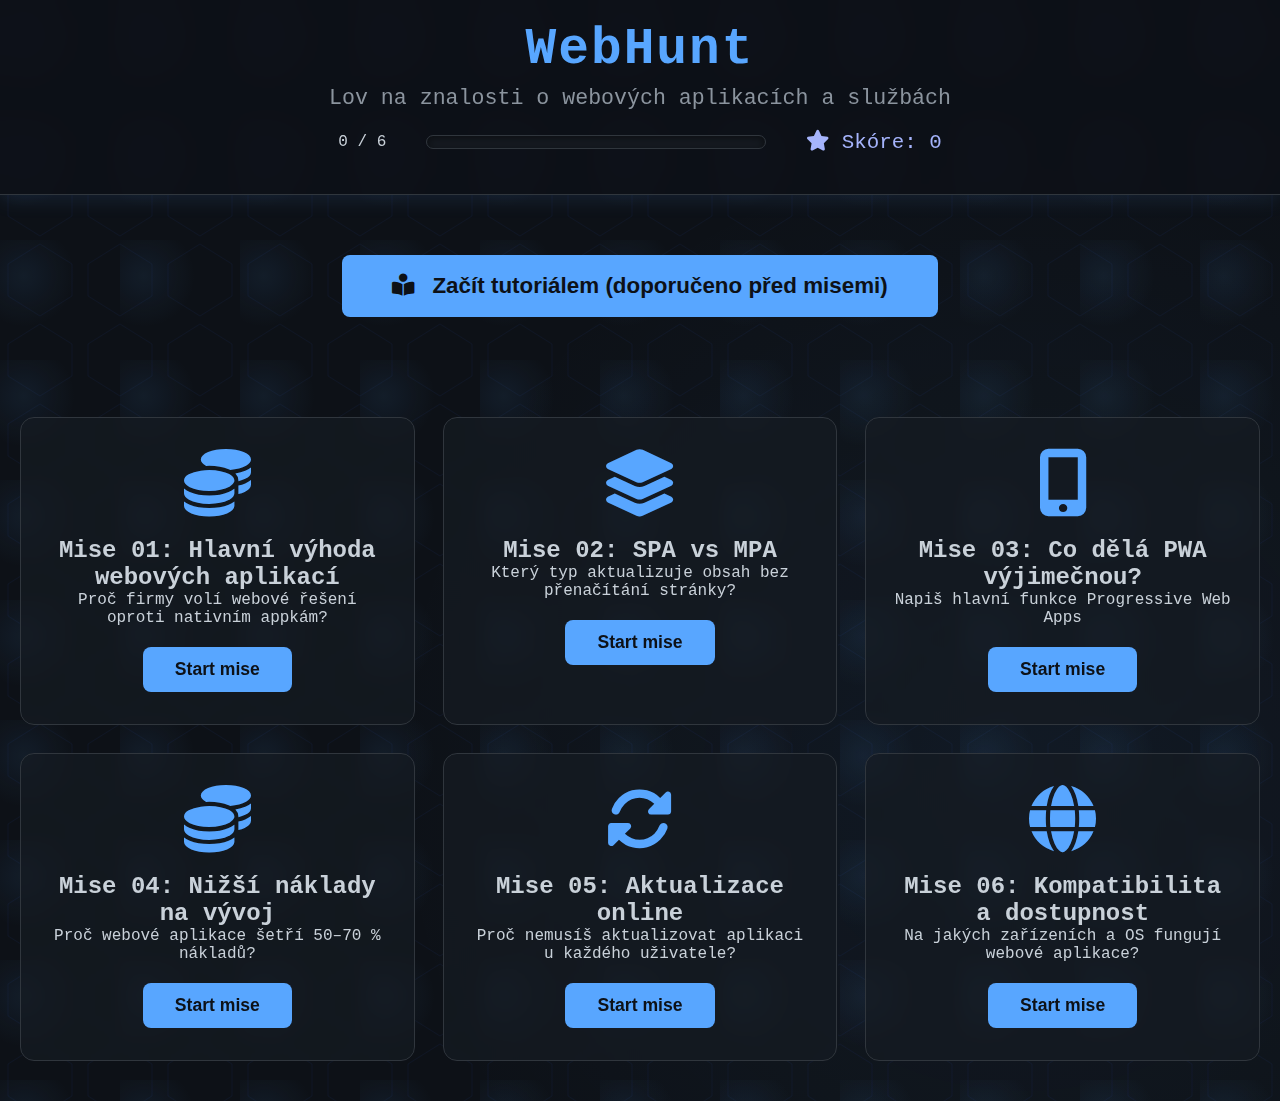
<file: index.html>
<!DOCTYPE html>
<html lang="cs">
<head>
  <meta charset="UTF-8" />
  <meta name="viewport" content="width=device-width, initial-scale=1.0"/>
  <title>WebHunt - Domů</title>
  
  <!-- Font Awesome ikony -->
  <link rel="stylesheet" href="https://cdnjs.cloudflare.com/ajax/libs/font-awesome/6.5.0/css/all.min.css"/>
  
  <link rel="stylesheet" href="css/style.css"/>
</head>
<body>
  <div class="header">
    <h1 class="title glow">WebHunt</h1>
    <p class="subtitle">Lov na znalosti o webových aplikacích a službách</p>
    
    <div class="progress-info">
      <span id="progress-text" class="progress-count">0 / 6</span>
      <div class="progress-bar">
        <div class="progress-fill" id="progress-fill"></div>
      </div>
      <div class="score"><i class="fas fa-star"></i> Skóre: <span id="score">0</span></div>
    </div>
  </div>

  <!-- Nový prominentní odkaz na tutorial -->
  <div style="text-align: center; margin: 40px 20px 60px;">
    <a href="tutorial.html" style="text-decoration: none;">
      <button class="start-btn glow-btn" style="font-size: 1.4rem; padding: 18px 50px; min-width: 320px;">
        <i class="fas fa-book-open-reader" style="margin-right: 12px;"></i>
        Začít tutoriálem (doporučeno před misemi)
      </button>
    </a>
  </div>

  <main class="missions-grid">
    <div class="mission-card" data-id="1">
      <i class="fas fa-coins"></i>
      <h2>Mise 01: Hlavní výhoda webových aplikací</h2>
      <p>Proč firmy volí webové řešení oproti nativním appkám?</p>
      <button class="start-btn glow-btn" onclick="window.location.href='mission1.html'">Start mise</button>
    </div>

    <div class="mission-card" data-id="2">
      <i class="fas fa-layer-group"></i>
      <h2>Mise 02: SPA vs MPA</h2>
      <p>Který typ aktualizuje obsah bez přenačítání stránky?</p>
      <button class="start-btn glow-btn" onclick="window.location.href='mission2.html'">Start mise</button>
    </div>

    <div class="mission-card" data-id="3">
      <i class="fas fa-mobile-alt"></i>
      <h2>Mise 03: Co dělá PWA výjimečnou?</h2>
      <p>Napiš hlavní funkce Progressive Web Apps</p>
      <button class="start-btn glow-btn" onclick="window.location.href='mission3.html'">Start mise</button>
    </div>

    <div class="mission-card" data-id="4">
      <i class="fas fa-coins"></i>
      <h2>Mise 04: Nižší náklady na vývoj</h2>
      <p>Proč webové aplikace šetří 50–70 % nákladů?</p>
      <button class="start-btn glow-btn" onclick="window.location.href='mission4.html'">Start mise</button>
    </div>

    <div class="mission-card" data-id="5">
      <i class="fas fa-sync-alt"></i>
      <h2>Mise 05: Aktualizace online</h2>
      <p>Proč nemusíš aktualizovat aplikaci u každého uživatele?</p>
      <button class="start-btn glow-btn" onclick="window.location.href='mission5.html'">Start mise</button>
    </div>

    <div class="mission-card" data-id="6">
      <i class="fas fa-globe"></i>
      <h2>Mise 06: Kompatibilita a dostupnost</h2>
      <p>Na jakých zařízeních a OS fungují webové aplikace?</p>
      <button class="start-btn glow-btn" onclick="window.location.href='mission6.html'">Start mise</button>
    </div>
  </main>

  <script src="js/shared.js"></script>
</body>
</html>
</file>
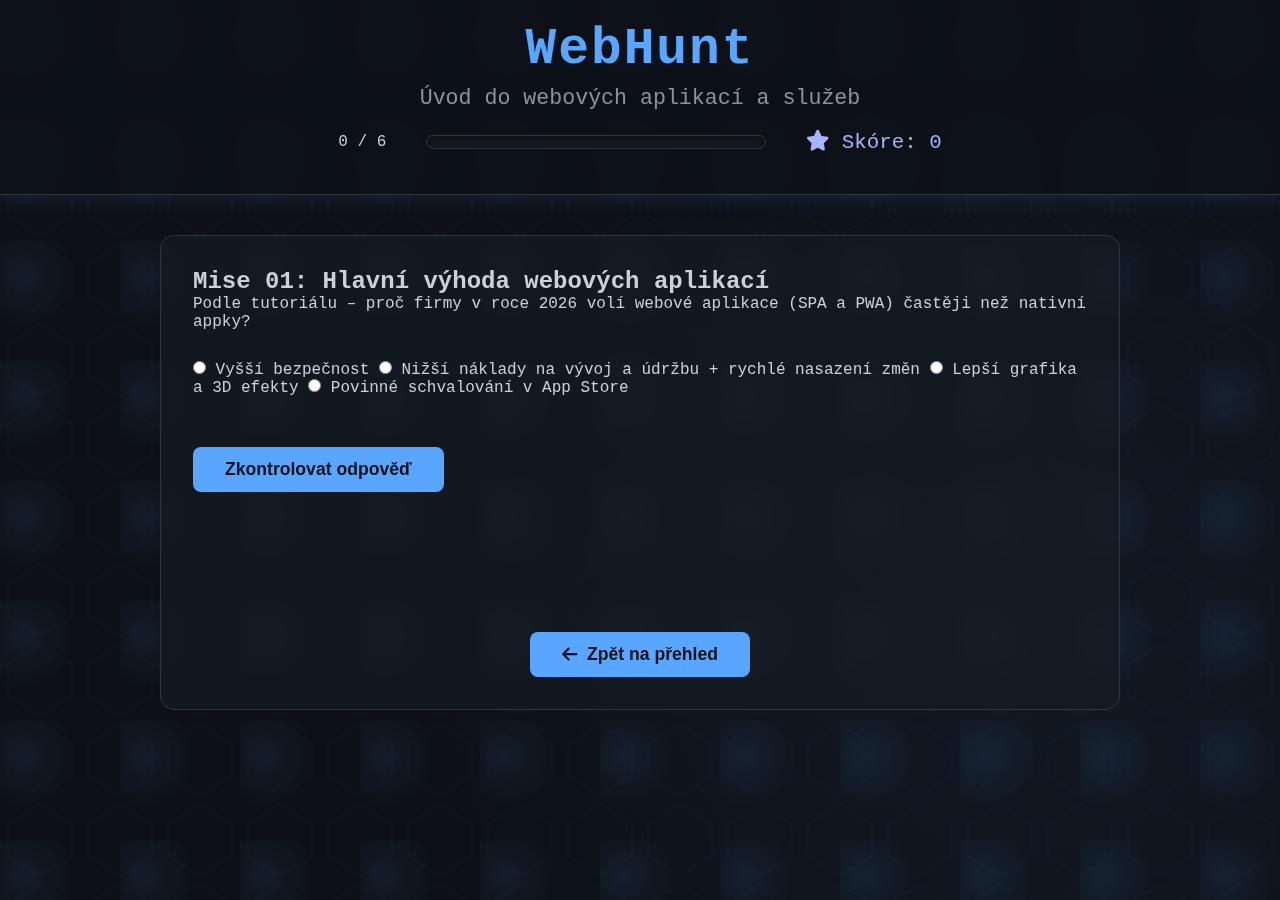
<file: mission1.html>
<!DOCTYPE html>
<html lang="cs">
<head>
  <meta charset="UTF-8" />
  <meta name="viewport" content="width=device-width, initial-scale=1.0"/>
  <title>WebHunt - Mise 01</title>
  
  <link rel="stylesheet" href="https://cdnjs.cloudflare.com/ajax/libs/font-awesome/6.5.0/css/all.min.css"/>
  <link rel="stylesheet" href="css/style.css"/>
</head>
<body>
  <div class="header">
    <h1 class="title glow">WebHunt</h1>
    <p class="subtitle">Úvod do webových aplikací a služeb</p>
    
    <div class="progress-info">
      <span id="progress-text" class="progress-count">0 / 6</span>
      <div class="progress-bar">
        <div class="progress-fill" id="progress-fill"></div>
      </div>
      <div class="score"><i class="fas fa-star"></i> Skóre: <span id="score">0</span></div>
    </div>
  </div>

  <main class="mission-content">
    <h2 class="glow">Mise 01: Hlavní výhoda webových aplikací</h2>
    
    <p>Podle tutoriálu – proč firmy v roce 2026 volí webové aplikace (SPA a PWA) častěji než nativní appky?</p>
    
    <div class="options" style="margin: 30px 0;">
      <label class="option"><input type="radio" name="answer" value="0"> Vyšší bezpečnost</label>
      <label class="option"><input type="radio" name="answer" value="1"> Nižší náklady na vývoj a údržbu + rychlé nasazení změn</label>
      <label class="option"><input type="radio" name="answer" value="2"> Lepší grafika a 3D efekty</label>
      <label class="option"><input type="radio" name="answer" value="3"> Povinné schvalování v App Store</label>
    </div>

    <button id="check-btn" class="start-btn glow-btn">Zkontrolovat odpověď</button>
    <div id="result" style="margin-top:30px; font-size:1.2rem; min-height:40px;"></div>

    <div style="margin-top:50px; text-align:center;">
      <button class="start-btn glow-btn" onclick="window.location.href='index.html'">
        <i class="fas fa-arrow-left"></i> Zpět na přehled
      </button>
    </div>
  </main>

  <script src="js/shared.js"></script>
  <script>
    // Lokální logika pro tuto misi
    const correctAnswer = 1; // index správné odpovědi (0-based)
    const points = 100;
    const missionId = 1;

    document.getElementById('check-btn').addEventListener('click', () => {
      const selected = document.querySelector('input[name="answer"]:checked');
      
      if (!selected) {
        document.getElementById('result').innerHTML = '<span style="color: #ff6b6b;">Vyber nějakou možnost!</span>';
        return;
      }

      const userAnswer = parseInt(selected.value);
      
      if (userAnswer === correctAnswer) {
        document.getElementById('result').innerHTML = '<span style="color: #39d353;">Správně! +100 bodů 🔥</span>';
        completeMission(missionId, points); // z shared.js
        // Zabrání opakovanému dokončení
        document.getElementById('check-btn').disabled = true;
      } else {
        document.getElementById('result').innerHTML = '<span style="color: #ff6b6b;">Špatně... Zkus to znovu 🐛</span>';
      }
    });
  </script>
</body>
</html>
</file>
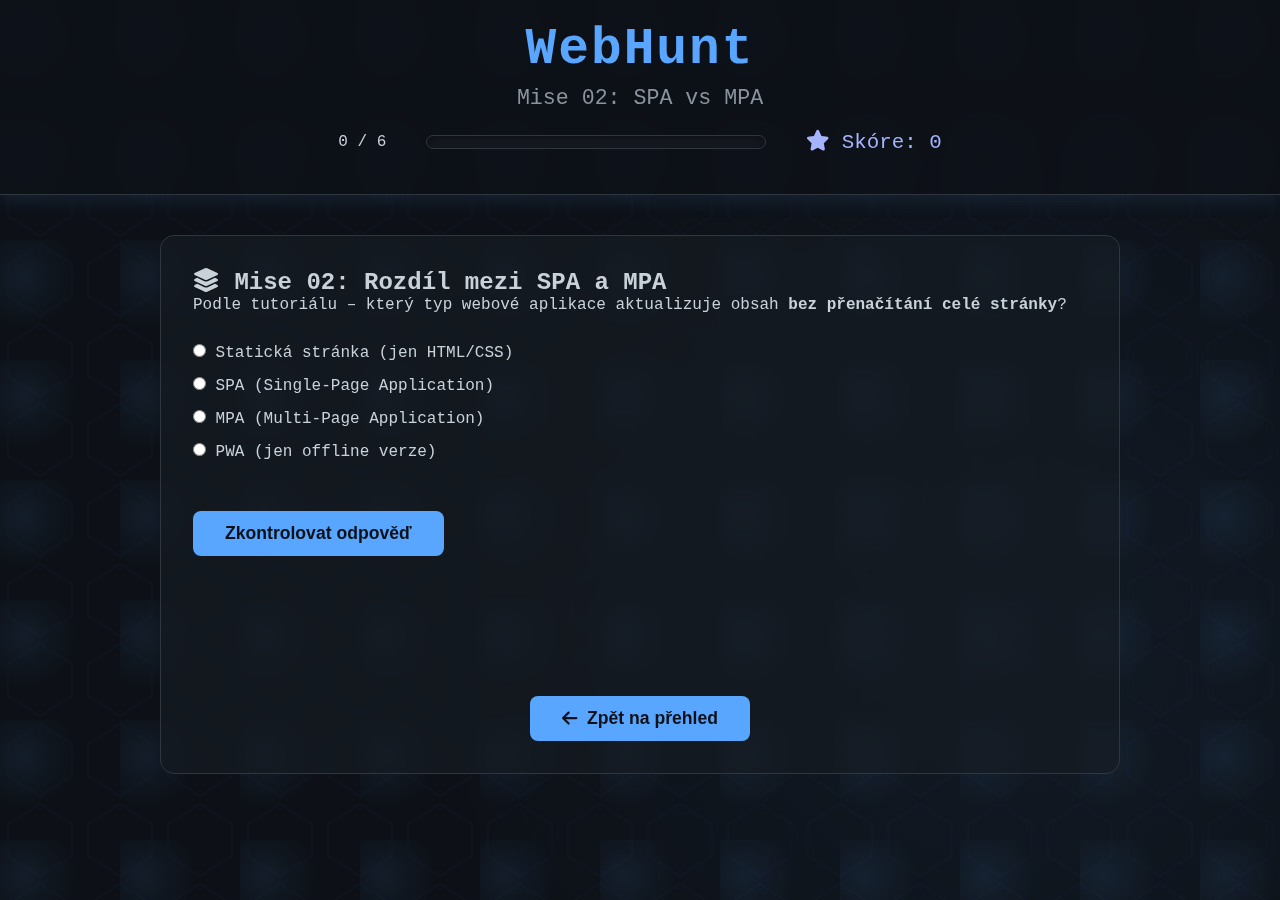
<file: mission2.html>
<!DOCTYPE html>
<html lang="cs">
<head>
  <meta charset="UTF-8" />
  <meta name="viewport" content="width=device-width, initial-scale=1.0"/>
  <title>WebHunt - Mise 02</title>
  
  <link rel="stylesheet" href="https://cdnjs.cloudflare.com/ajax/libs/font-awesome/6.5.0/css/all.min.css"/>
  <link rel="stylesheet" href="css/style.css"/>
</head>
<body>
  <div class="header">
    <h1 class="title glow">WebHunt</h1>
    <p class="subtitle">Mise 02: SPA vs MPA</p>
    
    <div class="progress-info">
      <span id="progress-text" class="progress-count">0 / 6</span>
      <div class="progress-bar">
        <div class="progress-fill" id="progress-fill"></div>
      </div>
      <div class="score"><i class="fas fa-star"></i> Skóre: <span id="score">0</span></div>
    </div>
  </div>

  <main class="mission-content">
    <h2 class="glow"><i class="fas fa-layer-group"></i> Mise 02: Rozdíl mezi SPA a MPA</h2>
    
    <p>Podle tutoriálu – který typ webové aplikace aktualizuje obsah <strong>bez přenačítání celé stránky</strong>?</p>
    
    <div class="options" style="margin: 30px 0; display: flex; flex-direction: column; gap: 15px;">
      <label class="option">
        <input type="radio" name="answer" value="0"> Statická stránka (jen HTML/CSS)
      </label>
      <label class="option">
        <input type="radio" name="answer" value="1"> SPA (Single-Page Application)
      </label>
      <label class="option">
        <input type="radio" name="answer" value="2"> MPA (Multi-Page Application)
      </label>
      <label class="option">
        <input type="radio" name="answer" value="3"> PWA (jen offline verze)
      </label>
    </div>

    <button id="check-btn" class="start-btn glow-btn">Zkontrolovat odpověď</button>
    
    <div id="result" style="margin-top: 30px; font-size: 1.2rem; min-height: 40px;"></div>

    <div style="margin-top: 50px; text-align: center;">
      <button class="start-btn glow-btn" onclick="window.location.href='index.html'">
        <i class="fas fa-arrow-left"></i> Zpět na přehled
      </button>
    </div>
  </main>

  <script src="js/shared.js"></script>
  <script>
    // Lokální logika pro tuto misi
    const correctAnswer = 1; // index správné odpovědi (0-based)
    const points = 120;
    const missionId = 2;

    document.getElementById('check-btn').addEventListener('click', () => {
      const selected = document.querySelector('input[name="answer"]:checked');
      
      if (!selected) {
        document.getElementById('result').innerHTML = '<span style="color: #ff6b6b;">Vyber nějakou možnost!</span>';
        return;
      }

      const userAnswer = parseInt(selected.value);
      
      if (userAnswer === correctAnswer) {
        document.getElementById('result').innerHTML = '<span style="color: #39d353;">Správně! To je SPA – dynamické aktualizace bez reloadu. +120 bodů 🔥</span>';
        completeMission(missionId, points);
        document.getElementById('check-btn').disabled = true;
      } else {
        document.getElementById('result').innerHTML = '<span style="color: #ff6b6b;">Špatně... Zkus si připomenout, který typ aktualizuje obsah na jedné stránce 🐛</span>';
      }
    });
  </script>
</body>
</html>
</file>
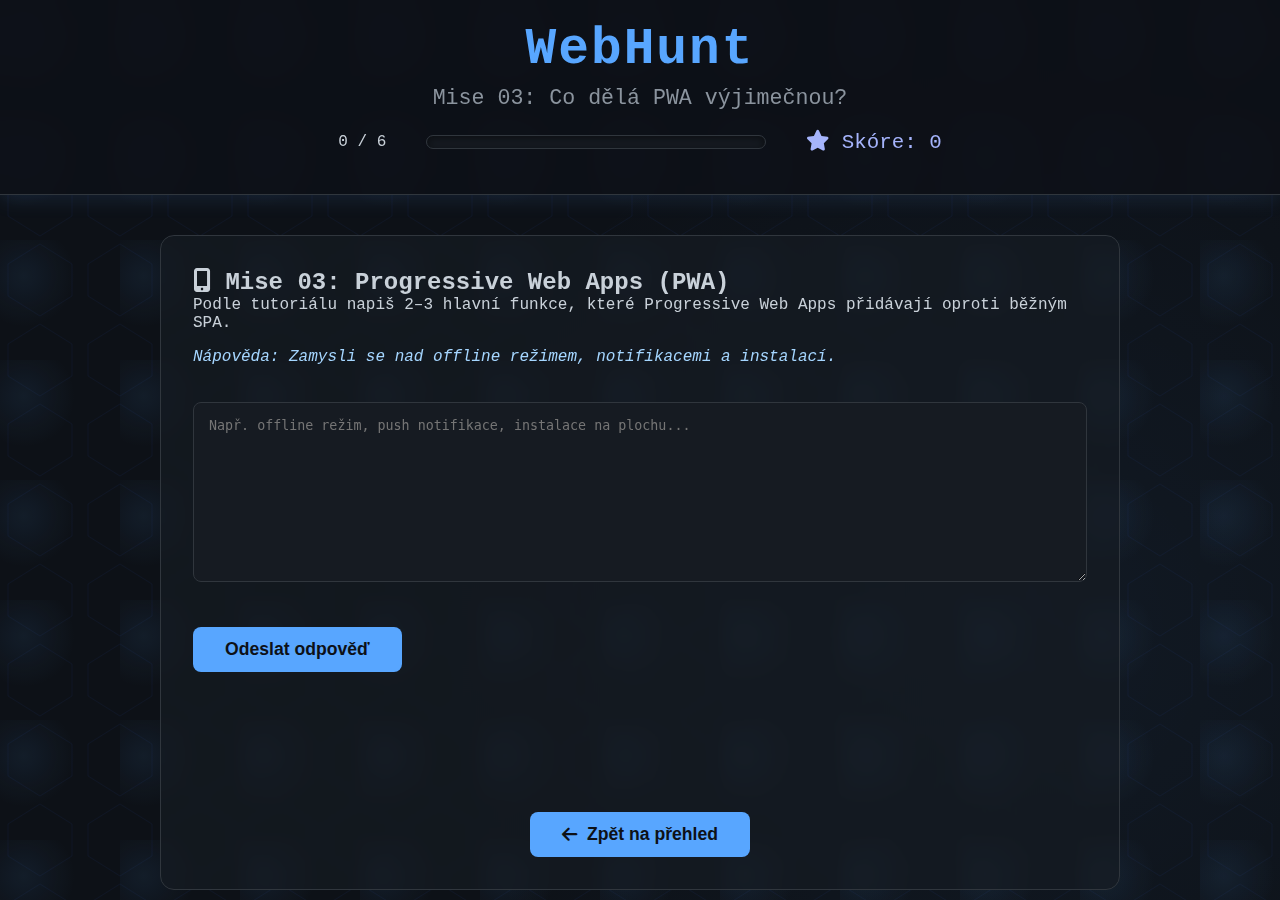
<file: mission3.html>
<!DOCTYPE html>
<html lang="cs">
<head>
  <meta charset="UTF-8" />
  <meta name="viewport" content="width=device-width, initial-scale=1.0"/>
  <title>WebHunt - Mise 03</title>
  
  <link rel="stylesheet" href="https://cdnjs.cloudflare.com/ajax/libs/font-awesome/6.5.0/css/all.min.css"/>
  <link rel="stylesheet" href="css/style.css"/>
</head>
<body>
  <div class="header">
    <h1 class="title glow">WebHunt</h1>
    <p class="subtitle">Mise 03: Co dělá PWA výjimečnou?</p>
    
    <div class="progress-info">
      <span id="progress-text" class="progress-count">0 / 6</span>
      <div class="progress-bar">
        <div class="progress-fill" id="progress-fill"></div>
      </div>
      <div class="score"><i class="fas fa-star"></i> Skóre: <span id="score">0</span></div>
    </div>
  </div>

  <main class="mission-content">
    <h2 class="glow"><i class="fas fa-mobile-alt"></i> Mise 03: Progressive Web Apps (PWA)</h2>
    
    <p>Podle tutoriálu napiš 2–3 hlavní funkce, které Progressive Web Apps přidávají oproti běžným SPA.</p>
    
    <p style="margin: 16px 0; color: #a5d6ff; font-style: italic;">
      Nápověda: Zamysli se nad offline režimem, notifikacemi a instalací.
    </p>

    <textarea id="answer-input" placeholder="Např. offline režim, push notifikace, instalace na plochu..." style="width:100%; height:180px; margin:20px 0; padding:15px; background:#161b22; color:#c9d1d9; border:1px solid #30363d; border-radius:8px; font-family:monospace; resize:vertical;"></textarea>

    <button id="check-btn" class="start-btn glow-btn">Odeslat odpověď</button>
    
    <div id="result" style="margin-top: 30px; font-size: 1.2rem; min-height: 40px;"></div>

    <div style="margin-top: 50px; text-align: center;">
      <button class="start-btn glow-btn" onclick="window.location.href='index.html'">
        <i class="fas fa-arrow-left"></i> Zpět na přehled
      </button>
    </div>
  </main>

  <script src="js/shared.js"></script>
  <script>
    // Lokální logika pro tuto misi
    const correctKeywords = [
      'offline', 'offline režim', 'fungují offline', 
      'push', 'push notifikace', 'notifikace', 
      'instalace', 'na plochu', 'home screen', 'pwa', 
      'progresivní', 'installable'
    ];
    const points = 140;
    const missionId = 3;

    document.getElementById('check-btn').addEventListener('click', () => {
      const userAnswer = document.getElementById('answer-input').value.trim().toLowerCase();
      
      if (userAnswer.length < 10) {
        document.getElementById('result').innerHTML = '<span style="color: #ff6b6b;">Napiš aspoň něco delšího – zmíň alespoň 2 funkce!</span>';
        return;
      }

      const isCorrect = correctKeywords.some(keyword => userAnswer.includes(keyword));
      
      if (isCorrect) {
        document.getElementById('result').innerHTML = '<span style="color: #39d353;">Správně! PWA přidávají offline režim, push notifikace a možnost instalace na plochu. +140 bodů 🔥</span>';
        completeMission(missionId, points);
        document.getElementById('check-btn').disabled = true;
      } else {
        document.getElementById('result').innerHTML = '<span style="color: #ff6b6b;">Špatně... Zkus si připomenout, co PWA umí oproti klasickým SPA (offline, notifikace, instalace) 🐛</span>';
      }
    });
  </script>
</body>
</html>
</file>
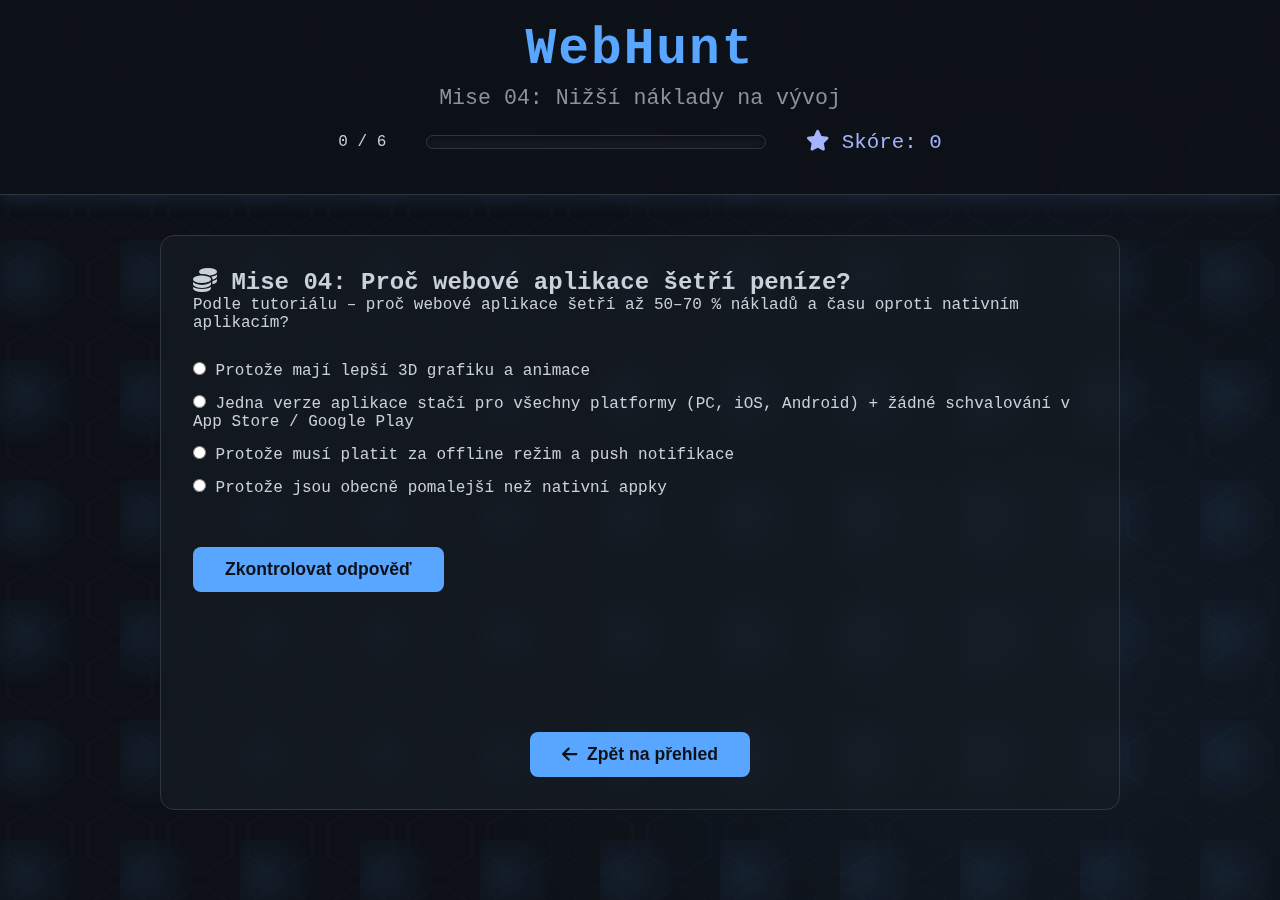
<file: mission4.html>
<!DOCTYPE html>
<html lang="cs">
<head>
  <meta charset="UTF-8" />
  <meta name="viewport" content="width=device-width, initial-scale=1.0"/>
  <title>WebHunt - Mise 04</title>
  
  <link rel="stylesheet" href="https://cdnjs.cloudflare.com/ajax/libs/font-awesome/6.5.0/css/all.min.css"/>
  <link rel="stylesheet" href="css/style.css"/>
</head>
<body>
  <div class="header">
    <h1 class="title glow">WebHunt</h1>
    <p class="subtitle">Mise 04: Nižší náklady na vývoj</p>
    
    <div class="progress-info">
      <span id="progress-text" class="progress-count">0 / 6</span>
      <div class="progress-bar">
        <div class="progress-fill" id="progress-fill"></div>
      </div>
      <div class="score"><i class="fas fa-star"></i> Skóre: <span id="score">0</span></div>
    </div>
  </div>

  <main class="mission-content">
    <h2 class="glow"><i class="fas fa-coins"></i> Mise 04: Proč webové aplikace šetří peníze?</h2>
    
    <p>Podle tutoriálu – proč webové aplikace šetří až 50–70 % nákladů a času oproti nativním aplikacím?</p>
    
    <div class="options" style="margin: 30px 0; display: flex; flex-direction: column; gap: 15px;">
      <label class="option">
        <input type="radio" name="answer" value="0"> Protože mají lepší 3D grafiku a animace
      </label>
      <label class="option">
        <input type="radio" name="answer" value="1"> Jedna verze aplikace stačí pro všechny platformy (PC, iOS, Android) + žádné schvalování v App Store / Google Play
      </label>
      <label class="option">
        <input type="radio" name="answer" value="2"> Protože musí platit za offline režim a push notifikace
      </label>
      <label class="option">
        <input type="radio" name="answer" value="3"> Protože jsou obecně pomalejší než nativní appky
      </label>
    </div>

    <button id="check-btn" class="start-btn glow-btn">Zkontrolovat odpověď</button>
    
    <div id="result" style="margin-top: 30px; font-size: 1.2rem; min-height: 40px;"></div>

    <div style="margin-top: 50px; text-align: center;">
      <button class="start-btn glow-btn" onclick="window.location.href='index.html'">
        <i class="fas fa-arrow-left"></i> Zpět na přehled
      </button>
    </div>
  </main>

  <script src="js/shared.js"></script>
  <script>
    // Lokální logika pro tuto misi
    const correctAnswer = 1; // index správné odpovědi (0-based)
    const points = 130;
    const missionId = 4;

    document.getElementById('check-btn').addEventListener('click', () => {
      const selected = document.querySelector('input[name="answer"]:checked');
      
      if (!selected) {
        document.getElementById('result').innerHTML = '<span style="color: #ff6b6b;">Vyber nějakou možnost!</span>';
        return;
      }

      const userAnswer = parseInt(selected.value);
      
      if (userAnswer === correctAnswer) {
        document.getElementById('result').innerHTML = '<span style="color: #39d353;">Správně! Jedna verze pro všechny platformy + rychlé nasazení bez app storů šetří obrovské náklady. +130 bodů 🔥</span>';
        completeMission(missionId, points);
        document.getElementById('check-btn').disabled = true;
      } else {
        document.getElementById('result').innerHTML = '<span style="color: #ff6b6b;">Špatně... Hlavní výhoda je v jedné verzi pro všechny zařízení a bez schvalování v obchodech s aplikacemi 🐛</span>';
      }
    });
  </script>
</body>
</html>
</file>
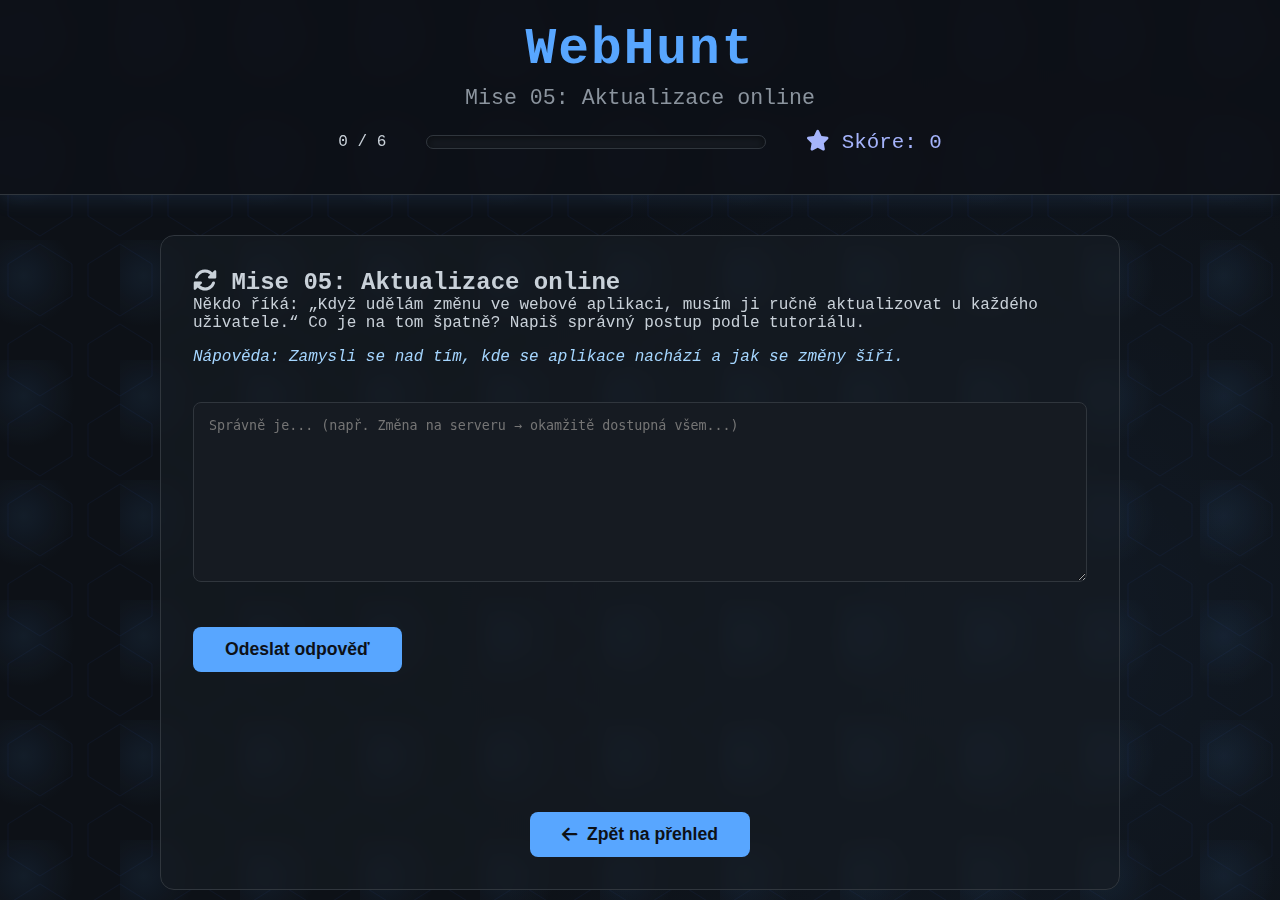
<file: mission5.html>
<!DOCTYPE html>
<html lang="cs">
<head>
  <meta charset="UTF-8" />
  <meta name="viewport" content="width=device-width, initial-scale=1.0"/>
  <title>WebHunt - Mise 05</title>
  
  <link rel="stylesheet" href="https://cdnjs.cloudflare.com/ajax/libs/font-awesome/6.5.0/css/all.min.css"/>
  <link rel="stylesheet" href="css/style.css"/>
</head>
<body>
  <div class="header">
    <h1 class="title glow">WebHunt</h1>
    <p class="subtitle">Mise 05: Aktualizace online</p>
    
    <div class="progress-info">
      <span id="progress-text" class="progress-count">0 / 6</span>
      <div class="progress-bar">
        <div class="progress-fill" id="progress-fill"></div>
      </div>
      <div class="score"><i class="fas fa-star"></i> Skóre: <span id="score">0</span></div>
    </div>
  </div>

  <main class="mission-content">
    <h2 class="glow"><i class="fas fa-sync-alt"></i> Mise 05: Aktualizace online</h2>
    
    <p>Někdo říká: „Když udělám změnu ve webové aplikaci, musím ji ručně aktualizovat u každého uživatele.“ Co je na tom špatně? Napiš správný postup podle tutoriálu.</p>
    
    <p style="margin: 16px 0; color: #a5d6ff; font-style: italic;">
      Nápověda: Zamysli se nad tím, kde se aplikace nachází a jak se změny šíří.
    </p>

    <textarea id="answer-input" placeholder="Správně je... (např. Změna na serveru → okamžitě dostupná všem...)" style="width:100%; height:180px; margin:20px 0; padding:15px; background:#161b22; color:#c9d1d9; border:1px solid #30363d; border-radius:8px; font-family:monospace; resize:vertical;"></textarea>

    <button id="check-btn" class="start-btn glow-btn">Odeslat odpověď</button>
    
    <div id="result" style="margin-top: 30px; font-size: 1.2rem; min-height: 40px;"></div>

    <div style="margin-top: 50px; text-align: center;">
      <button class="start-btn glow-btn" onclick="window.location.href='index.html'">
        <i class="fas fa-arrow-left"></i> Zpět na přehled
      </button>
    </div>
  </main>

  <script src="js/shared.js"></script>
  <script>
    // Lokální logika pro tuto misi
    const correctKeywords = [
      'server', 'serveru', 'na serveru', 
      'automaticky', 'automatické', 'okamžitě', 'ihned', 
      'všem', 'všem uživatelům', 'uživatelům', 
      'bez stahování', 'bez aktualizace', 'bez ručního', 
      'nasazení', 'nasadit', 'změna na serveru'
    ];
    const points = 150;
    const missionId = 5;

    document.getElementById('check-btn').addEventListener('click', () => {
      const userAnswer = document.getElementById('answer-input').value.trim().toLowerCase();
      
      if (userAnswer.length < 15) {
        document.getElementById('result').innerHTML = '<span style="color: #ff6b6b;">Napiš podrobněji – vysvětli, kde se změna provede a jak se dostane k uživatelům.</span>';
        return;
      }

      const isCorrect = correctKeywords.some(keyword => userAnswer.includes(keyword));
      
      if (isCorrect) {
        document.getElementById('result').innerHTML = '<span style="color: #39d353;">Správně! Změna proběhne na serveru a je okamžitě dostupná všem uživatelům bez jakéhokoli zásahu. +150 bodů 🔥</span>';
        completeMission(missionId, points);
        document.getElementById('check-btn').disabled = true;
      } else {
        document.getElementById('result').innerHTML = '<span style="color: #ff6b6b;">Špatně... Připomeň si, že u webových aplikací se vše děje na serveru, ne u uživatelů 🐛</span>';
      }
    });
  </script>
</body>
</html>
</file>
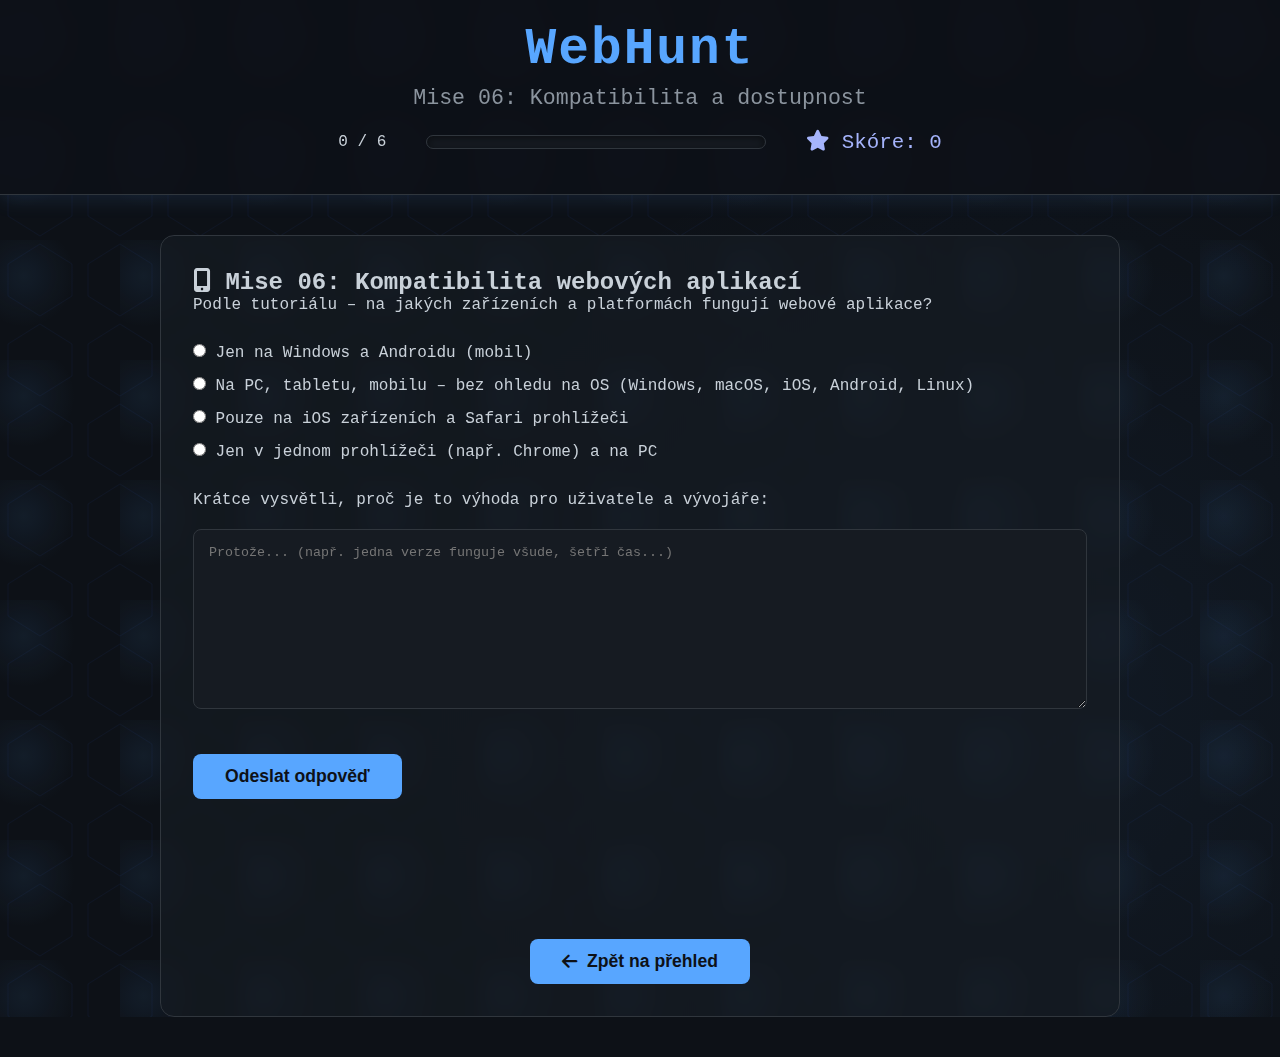
<file: mission6.html>
<!DOCTYPE html>
<html lang="cs">
<head>
  <meta charset="UTF-8" />
  <meta name="viewport" content="width=device-width, initial-scale=1.0"/>
  <title>WebHunt - Mise 06</title>
  
  <link rel="stylesheet" href="https://cdnjs.cloudflare.com/ajax/libs/font-awesome/6.5.0/css/all.min.css"/>
  <link rel="stylesheet" href="css/style.css"/>
</head>
<body>
  <div class="header">
    <h1 class="title glow">WebHunt</h1>
    <p class="subtitle">Mise 06: Kompatibilita a dostupnost</p>
    
    <div class="progress-info">
      <span id="progress-text" class="progress-count">0 / 6</span>
      <div class="progress-bar">
        <div class="progress-fill" id="progress-fill"></div>
      </div>
      <div class="score"><i class="fas fa-star"></i> Skóre: <span id="score">0</span></div>
    </div>
  </div>

  <main class="mission-content">
    <h2 class="glow"><i class="fas fa-mobile-alt"></i> Mise 06: Kompatibilita webových aplikací</h2>
    
    <p>Podle tutoriálu – na jakých zařízeních a platformách fungují webové aplikace?</p>
    
    <div class="options" style="margin: 30px 0; display: flex; flex-direction: column; gap: 15px;">
      <label class="option">
        <input type="radio" name="answer" value="0"> Jen na Windows a Androidu (mobil)
      </label>
      <label class="option">
        <input type="radio" name="answer" value="1"> Na PC, tabletu, mobilu – bez ohledu na OS (Windows, macOS, iOS, Android, Linux)
      </label>
      <label class="option">
        <input type="radio" name="answer" value="2"> Pouze na iOS zařízeních a Safari prohlížeči
      </label>
      <label class="option">
        <input type="radio" name="answer" value="3"> Jen v jednom prohlížeči (např. Chrome) a na PC
      </label>
    </div>

    <p style="margin-top: 30px;">Krátce vysvětli, proč je to výhoda pro uživatele a vývojáře:</p>
    
    <textarea id="explanation" placeholder="Protože... (např. jedna verze funguje všude, šetří čas...)" style="width:100%; height:180px; margin:20px 0; padding:15px; background:#161b22; color:#c9d1d9; border:1px solid #30363d; border-radius:8px; font-family:monospace; resize:vertical;"></textarea>

    <button id="check-btn" class="start-btn glow-btn">Odeslat odpověď</button>
    
    <div id="result" style="margin-top: 30px; font-size: 1.2rem; min-height: 40px;"></div>

    <div style="margin-top: 50px; text-align: center;">
      <button class="start-btn glow-btn" onclick="window.location.href='index.html'">
        <i class="fas fa-arrow-left"></i> Zpět na přehled
      </button>
    </div>
  </main>

  <script src="js/shared.js"></script>
  <script>
    // Lokální logika pro tuto misi
    const correctChoice = 1; // index správné odpovědi pro radio
    const correctExplanationKeywords = ['zařízení', 'platformy', 'os', 'bez ohledu', 'všechny', 'kompatibilita', 'šetří', 'čas', 'náklady', 'jedna verze', 'uživatelé', 'vývojáři'];
    const points = 160;
    const missionId = 6;

    document.getElementById('check-btn').addEventListener('click', () => {
      const selected = document.querySelector('input[name="answer"]:checked');
      const explanation = document.getElementById('explanation').value.trim().toLowerCase();
      
      if (!selected || explanation.length < 20) {
        document.getElementById('result').innerHTML = '<span style="color: #ff6b6b;">Vyber odpověď a napiš vysvětlení aspoň 2 věty!</span>';
        return;
      }

      const userChoice = parseInt(selected.value);
      const isChoiceCorrect = userChoice === correctChoice;
      const isExplanationCorrect = correctExplanationKeywords.some(keyword => explanation.includes(keyword));
      
      if (isChoiceCorrect && isExplanationCorrect) {
        document.getElementById('result').innerHTML = '<span style="color: #39d353;">Správně! Webové aplikace fungují na všech zařízeních bez ohledu na OS – šetří čas vývojářům a zvyšuje dostupnost pro uživatele. +160 bodů 🔥</span>';
        completeMission(missionId, points);
        document.getElementById('check-btn').disabled = true;
      } else {
        let errorMsg = '<span style="color: #ff6b6b;">Špatně... ';
        if (!isChoiceCorrect) errorMsg += 'Vyber správnou možnost o zařízeních a OS. ';
        if (!isExplanationCorrect) errorMsg += 'Vysvětlení by mělo zmiňovat výhody pro uživatele a vývojáře 🐛';
        errorMsg += '</span>';
        document.getElementById('result').innerHTML = errorMsg;
      }
    });
  </script>
</body>
</html>
</file>
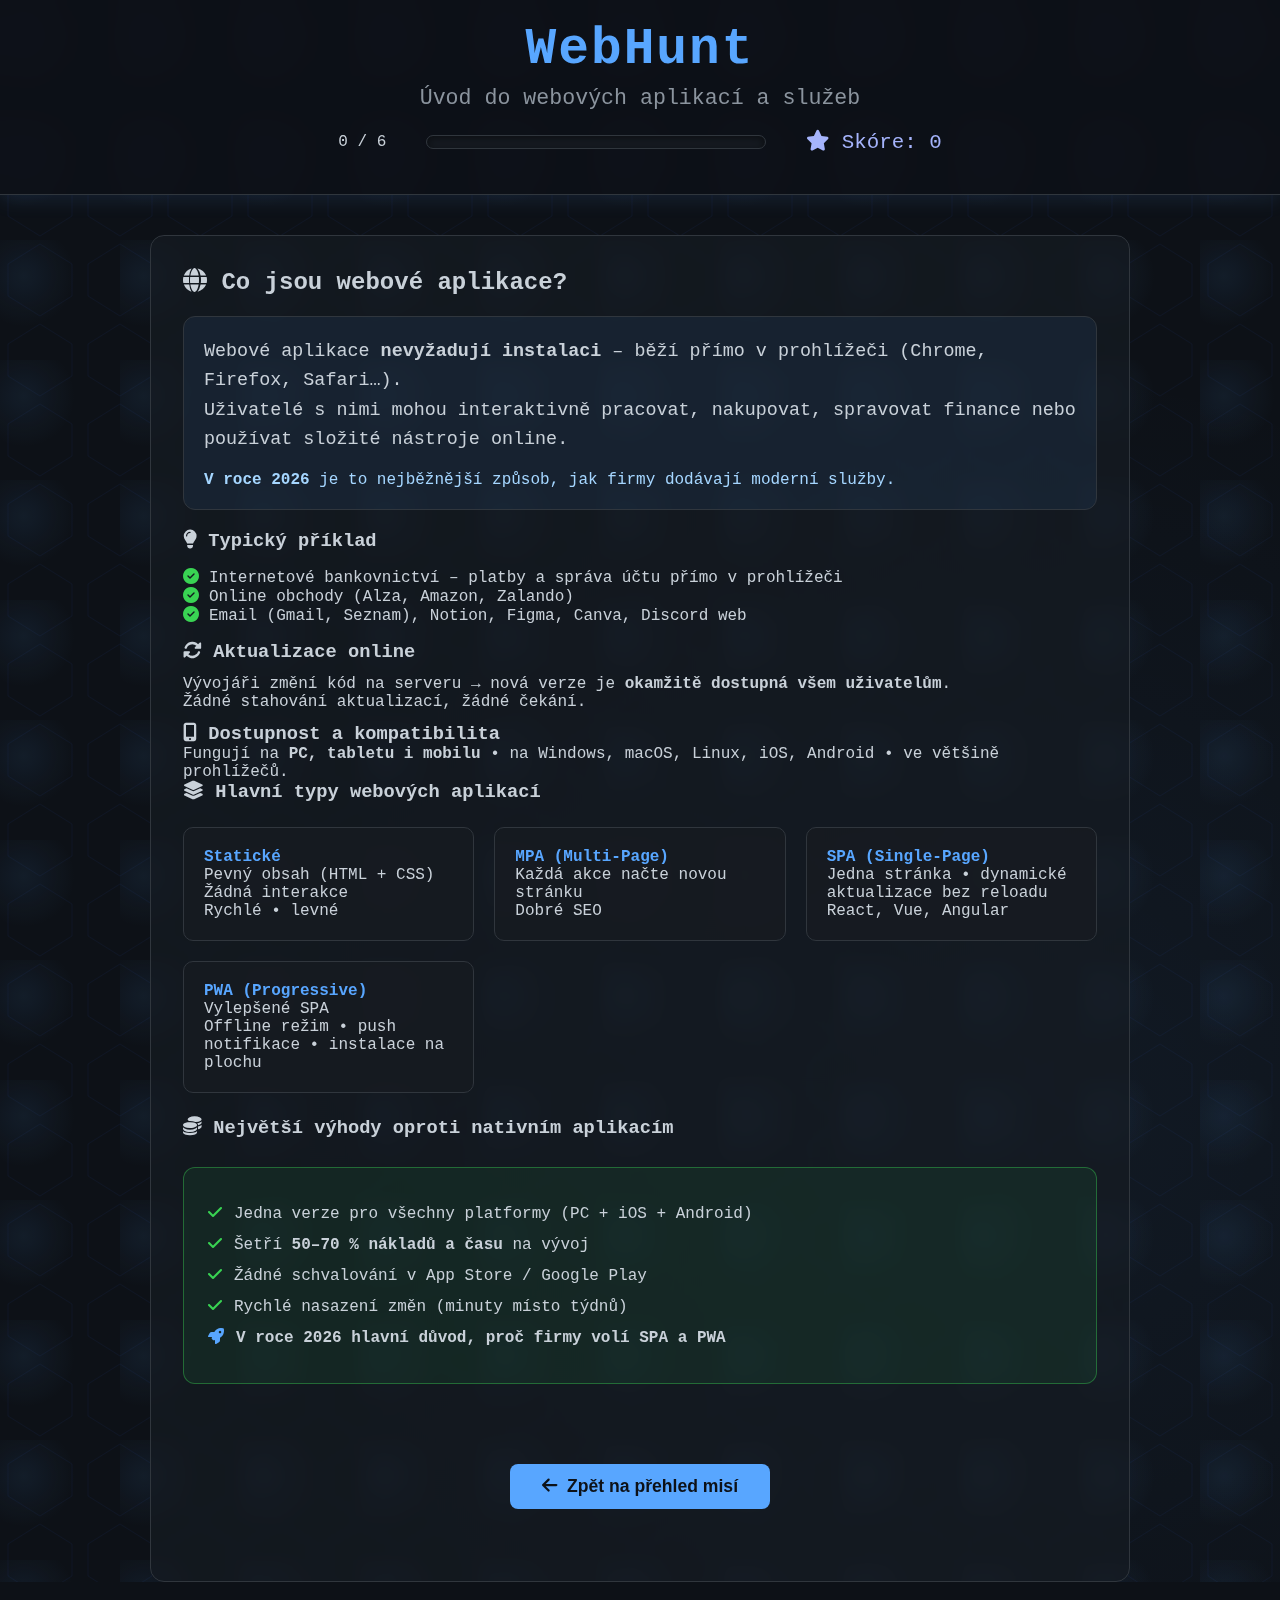
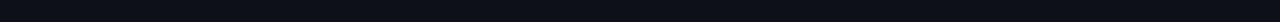
<file: tutorial.html>
<!DOCTYPE html>
<html lang="cs">
<head>
  <meta charset="UTF-8" />
  <meta name="viewport" content="width=device-width, initial-scale=1.0"/>
  <title>WebHunt - Tutorial</title>
  
  <link rel="stylesheet" href="https://cdnjs.cloudflare.com/ajax/libs/font-awesome/6.5.0/css/all.min.css"/>
  <link rel="stylesheet" href="css/style.css"/>
</head>
<body>
  <div class="header">
    <h1 class="title glow">WebHunt</h1>
    <p class="subtitle">Úvod do webových aplikací a služeb</p>
    
    <div class="progress-info">
      <span id="progress-text" class="progress-count">0 / 6</span>
      <div class="progress-bar">
        <div class="progress-fill" id="progress-fill"></div>
      </div>
      <div class="score"><i class="fas fa-star"></i> Skóre: <span id="score">0</span></div>
    </div>
  </div>

  <main class="mission-content" style="max-width: 980px;">
    <h2 class="glow"><i class="fas fa-globe"></i> Co jsou webové aplikace?</h2>

    <div class="intro-box" style="background: rgba(88,166,255,0.08); padding: 20px; border-radius: 12px; border: 1px solid #30363d; margin: 20px 0;">
      <p style="font-size: 1.15rem; line-height: 1.6;">
        Webové aplikace <strong>nevyžadují instalaci</strong> – běží přímo v prohlížeči (Chrome, Firefox, Safari…).<br>
        Uživatelé s nimi mohou interaktivně pracovat, nakupovat, spravovat finance nebo používat složité nástroje online.
      </p>
      <p style="margin-top: 16px; color: #a5d6ff;">
        <strong>V roce 2026</strong> je to nejběžnější způsob, jak firmy dodávají moderní služby.
      </p>
    </div>

    <h3><i class="fas fa-lightbulb"></i> Typický příklad</h3>
    <ul class="feature-list" style="list-style: none; padding-left: 0; margin: 16px 0;">
      <li><i class="fas fa-check-circle" style="color: #39d353; margin-right: 10px;"></i>Internetové bankovnictví – platby a správa účtu přímo v prohlížeči</li>
      <li><i class="fas fa-check-circle" style="color: #39d353; margin-right: 10px;"></i>Online obchody (Alza, Amazon, Zalando)</li>
      <li><i class="fas fa-check-circle" style="color: #39d353; margin-right: 10px;"></i>Email (Gmail, Seznam), Notion, Figma, Canva, Discord web</li>
    </ul>

    <h3><i class="fas fa-sync-alt"></i> Aktualizace online</h3>
    <p style="margin: 12px 0;">
      Vývojáři změní kód na serveru → nová verze je <strong>okamžitě dostupná všem uživatelům</strong>.<br>
      Žádné stahování aktualizací, žádné čekání.
    </p>

    <h3><i class="fas fa-mobile-alt"></i> Dostupnost a kompatibilita</h3>
    <p>
      Fungují na <strong>PC, tabletu i mobilu</strong> • na Windows, macOS, Linux, iOS, Android • ve většině prohlížečů.
    </p>

    <h3><i class="fas fa-layer-group"></i> Hlavní typy webových aplikací</h3>

    <div class="types-grid" style="display: grid; grid-template-columns: repeat(auto-fit, minmax(280px, 1fr)); gap: 20px; margin: 24px 0;">
      <div class="type-card" style="background: rgba(22,27,34,0.8); padding: 20px; border-radius: 10px; border: 1px solid #30363d;">
        <h4 style="color: #58a6ff;">Statické</h4>
        <p>Pevný obsah (HTML + CSS)<br>Žádná interakce<br>Rychlé • levné</p>
      </div>
      <div class="type-card" style="background: rgba(22,27,34,0.8); padding: 20px; border-radius: 10px; border: 1px solid #30363d;">
        <h4 style="color: #58a6ff;">MPA (Multi-Page)</h4>
        <p>Každá akce načte novou stránku<br>Dobré SEO</p>
      </div>
      <div class="type-card" style="background: rgba(22,27,34,0.8); padding: 20px; border-radius: 10px; border: 1px solid #30363d;">
        <h4 style="color: #58a6ff;">SPA (Single-Page)</h4>
        <p>Jedna stránka • dynamické aktualizace bez reloadu<br>React, Vue, Angular</p>
      </div>
      <div class="type-card" style="background: rgba(22,27,34,0.8); padding: 20px; border-radius: 10px; border: 1px solid #30363d;">
        <h4 style="color: #58a6ff;">PWA (Progressive)</h4>
        <p>Vylepšené SPA<br>Offline režim • push notifikace • instalace na plochu</p>
      </div>
    </div>

    <h3><i class="fas fa-coins"></i> Největší výhody oproti nativním aplikacím</h3>

    <div class="advantages" style="background: rgba(57,211,83,0.08); padding: 24px; border-radius: 12px; border: 1px solid #39d35366; margin: 28px 0;">
      <ul style="list-style: none; padding-left: 0;">
        <li style="margin: 12px 0;"><i class="fas fa-check" style="color:#39d353; margin-right:12px;"></i>Jedna verze pro všechny platformy (PC + iOS + Android)</li>
        <li style="margin: 12px 0;"><i class="fas fa-check" style="color:#39d353; margin-right:12px;"></i>Šetří <strong>50–70 % nákladů a času</strong> na vývoj</li>
        <li style="margin: 12px 0;"><i class="fas fa-check" style="color:#39d353; margin-right:12px;"></i>Žádné schvalování v App Store / Google Play</li>
        <li style="margin: 12px 0;"><i class="fas fa-check" style="color:#39d353; margin-right:12px;"></i>Rychlé nasazení změn (minuty místo týdnů)</li>
        <li style="margin: 12px 0; font-weight: bold;"><i class="fas fa-rocket" style="color:#58a6ff; margin-right:12px;"></i>V roce 2026 hlavní důvod, proč firmy volí SPA a PWA</li>
      </ul>
    </div>

    <div style="text-align: center; margin: 60px 0 40px;">
      <button class="start-btn glow-btn" onclick="window.location.href='index.html'">
        <i class="fas fa-arrow-left"></i> Zpět na přehled misí
      </button>
    </div>
  </main>

  <script src="js/shared.js"></script>
</body>
</html>
</file>
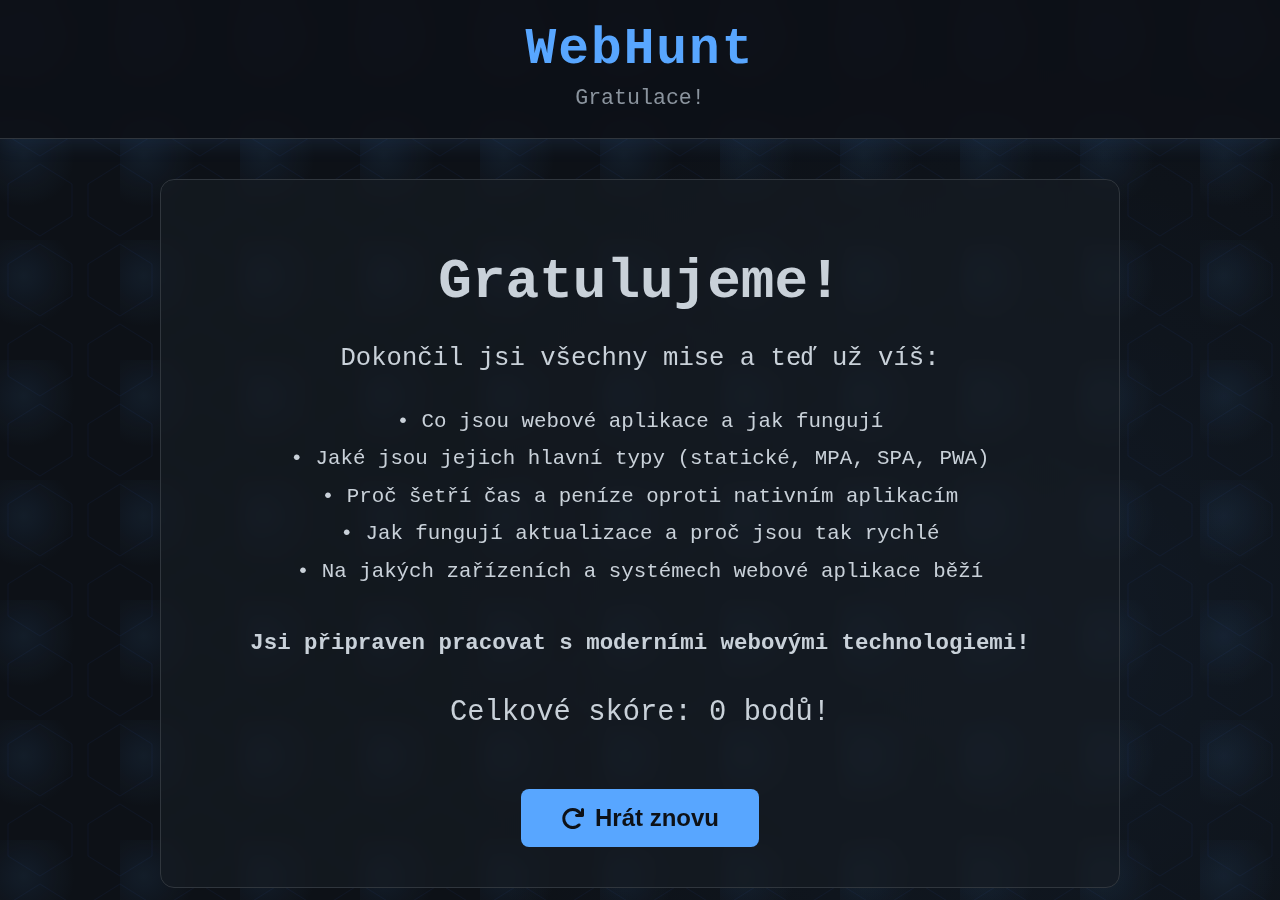
<file: victory.html>
<!DOCTYPE html>
<html lang="cs">
<head>
  <meta charset="UTF-8" />
  <meta name="viewport" content="width=device-width, initial-scale=1.0"/>
  <title>WebHunt - Victory!</title>
  
  <link rel="stylesheet" href="https://cdnjs.cloudflare.com/ajax/libs/font-awesome/6.5.0/css/all.min.css"/>
  <link rel="stylesheet" href="css/style.css"/>
</head>
<body>
  <div class="header">
    <h1 class="title glow">WebHunt</h1>
    <p class="subtitle">Gratulace!</p>
  </div>

  <main class="mission-content victory-card" style="text-align: center; padding: 40px 20px;">
    <h2 class="glow" style="font-size: 3.5rem; margin: 30px 0;">Gratulujeme!</h2>
    
    <p style="font-size: 1.6rem; margin: 20px 0;">
      Dokončil jsi všechny mise a teď už víš:
    </p>
    
    <ul style="list-style: none; padding: 0; font-size: 1.3rem; line-height: 1.8; max-width: 700px; margin: 30px auto;">
      <li>• Co jsou webové aplikace a jak fungují</li>
      <li>• Jaké jsou jejich hlavní typy (statické, MPA, SPA, PWA)</li>
      <li>• Proč šetří čas a peníze oproti nativním aplikacím</li>
      <li>• Jak fungují aktualizace a proč jsou tak rychlé</li>
      <li>• Na jakých zařízeních a systémech webové aplikace běží</li>
    </ul>

    <p style="font-size: 1.4rem; margin: 40px 0;">
      <strong>Jsi připraven pracovat s moderními webovými technologiemi!</strong>
    </p>
    
    <p id="final-score" style="font-size: 1.8rem; margin: 40px 0;"></p>

    <button id="restart-btn" class="start-btn glow-btn" style="font-size: 1.5rem; padding: 15px 40px;">
      <i class="fas fa-redo"></i> Hrát znovu
    </button>
  </main>

  <script src="js/shared.js"></script>
  <script>
    // Načte finální skóre
    const progress = loadProgress();
    document.getElementById('final-score').textContent = `Celkové skóre: ${progress.score} bodů!`;

    document.getElementById('restart-btn').addEventListener('click', resetGame);
  </script>
</body>
</html>
</file>
<file: css/style.css>
/* css/style.css - Upraveno: nový font + glow jen v pozadí */

* {
  margin: 0;
  padding: 0;
  box-sizing: border-box;
}

body {
  background: #0d1117;
  color: #c9d1d9;
  /* Nový font: monospace pro kódový/hacker pocit + systémový fallback */
  font-family: 'Fira Code', 'Consolas', 'Courier New', monospace, system-ui, sans-serif;
  min-height: 100vh;
  position: relative;
  overflow-x: hidden;
}

/* Hexagon grid + lehké glow v pozadí */
body::before {
  content: '';
  position: absolute;
  inset: 0;
  background-image: 
    radial-gradient(circle at 20% 30%, rgba(88, 166, 255, 0.08) 0%, transparent 40%),
    radial-gradient(circle at 80% 70%, rgba(88, 166, 255, 0.06) 0%, transparent 50%),
    url('data:image/svg+xml;utf8,<svg xmlns="http://www.w3.org/2000/svg" width="100" height="100" viewBox="0 0 100 100"><path d="M50 5 L90 30 L90 70 L50 95 L10 70 L10 30 Z" fill="none" stroke="%2314285c" stroke-width="1" opacity="0.25"/></svg>');
  background-size: 120px 120px, cover, 80px 80px;
  pointer-events: none;
  z-index: -1;
  animation: subtle-pulse 20s infinite alternate ease-in-out;
}

/* Animace jemného pulzování glow v pozadí */
@keyframes subtle-pulse {
  0% { opacity: 0.7; }
  100% { opacity: 1; }
}

/* Header – glow jen kolem okrajů/pozadí */
.header {
  background: rgba(13, 17, 23, 0.85);
  backdrop-filter: blur(12px);
  padding: 20px;
  text-align: center;
  border-bottom: 1px solid #30363d;
  position: sticky;
  top: 0;
  z-index: 10;
  box-shadow: 0 4px 20px rgba(88, 166, 255, 0.12);
}

.title {
  font-size: 3.2rem;
  color: #58a6ff;
  font-weight: 600;
  letter-spacing: 2px;
  /* Bez glow na textu – jen barevný kontrast */
}

.subtitle {
  font-size: 1.35rem;
  color: #8b949e;
  margin: 8px 0;
}

/* Progress bar s glow efektem v pozadí */
.progress-info {
  margin: 20px 0;
  display: flex;
  justify-content: center;
  align-items: center;
  gap: 40px;
  flex-wrap: wrap;
}

.progress-bar {
  width: 340px;
  height: 14px;
  background: #161b22;
  border-radius: 7px;
  overflow: hidden;
  border: 1px solid #30363d;
  box-shadow: inset 0 2px 8px rgba(0,0,0,0.5);
}

.progress-fill {
  height: 100%;
  width: 0%;
  background: linear-gradient(90deg, #3b82f6, #58a6ff);
  transition: width 0.9s ease;
  box-shadow: 0 0 18px rgba(88, 166, 255, 0.6);
}

.progress-text {
  position: absolute;
  margin-left: -170px;
  margin-top: -6px;
  color: #e2e8f0;
  font-weight: 600;
  font-size: 1.1rem;
}

.score {
  font-size: 1.3rem;
  color: #a5b4fc;
}

/* Karty misí – glow jen při hoveru v pozadí */
.missions-grid {
  display: grid;
  grid-template-columns: repeat(auto-fit, minmax(320px, 1fr));
  gap: 28px;
  padding: 40px 20px;
  max-width: 1400px;
  margin: 0 auto;
}

.mission-card {
  background: rgba(22, 27, 34, 0.7);
  border: 1px solid #30363d;
  border-radius: 14px;
  padding: 32px 24px;
  text-align: center;
  transition: all 0.35s ease;
  backdrop-filter: blur(6px);
}

.mission-card:hover {
  transform: translateY(-10px);
  border-color: #58a6ff;
  box-shadow: 0 12px 40px rgba(88, 166, 255, 0.25);
  background: rgba(22, 27, 34, 0.85);
}

.mission-card i {
  font-size: 4.2rem;
  color: #58a6ff;
  margin-bottom: 20px;
}

.mission-card.completed {
  border-color: #39d353;
  background: rgba(57, 211, 83, 0.08);
}

.mission-card.completed i {
  color: #39d353;
}

.start-btn {
  background: #58a6ff;
  color: #0d1117;
  border: none;
  padding: 12px 32px;
  border-radius: 8px;
  font-weight: 600;
  font-size: 1.1rem;
  cursor: pointer;
  margin-top: 20px;
  transition: all 0.3s;
}

.start-btn:hover {
  background: #3b82f6;
  box-shadow: 0 0 20px rgba(59, 130, 246, 0.5);
  transform: scale(1.04);
}

/* Obsah mise */
.mission-content {
  max-width: 960px;
  margin: 40px auto;
  padding: 32px;
  background: rgba(22, 27, 34, 0.7);
  border-radius: 14px;
  border: 1px solid #30363d;
  backdrop-filter: blur(6px);
}

.code-block {
  background: #161b22;
  padding: 22px;
  border-radius: 10px;
  font-family: 'Fira Code', 'Consolas', monospace;
  color: #a5d6ff;
  overflow-x: auto;
  margin: 24px 0;
  border: 1px solid #30363d;
  box-shadow: inset 0 2px 10px rgba(0,0,0,0.4);
}

/* Responsivita */
@media (max-width: 768px) {
  .title { font-size: 2.6rem; }
  .missions-grid { padding: 20px; grid-template-columns: 1fr; }
  .progress-info { flex-direction: column; gap: 20px; }
  .progress-bar { width: 100%; max-width: 400px; }
}

/* Přidej na konec style.css */

.mission-content button[id="check-btn"],
.mission-content button[type="button"] {
  background: #58a6ff;
  color: #0d1117;
  border: none;
  padding: 12px 32px;
  border-radius: 8px;
  font-weight: 600;
  font-size: 1.1rem;
  cursor: pointer;
  margin-top: 20px;
  transition: all 0.3s;
}

.mission-content button[id="check-btn"]:hover,
.mission-content button[type="button"]:hover {
  background: #3b82f6;
  box-shadow: 0 0 20px rgba(59, 130, 246, 0.5);
  transform: scale(1.04);
}

/* Stejný styl pro všechna zpětná tlačítka jako pro start-btn */
.back-btn,
button[onclick*="index.html"],
.mission-content button:not(#check-btn) {
  background: #58a6ff;
  color: #0d1117;
  border: none;
  padding: 12px 32px;
  border-radius: 8px;
  font-weight: 600;
  font-size: 1.1rem;
  cursor: pointer;
  margin-top: 20px;
  transition: all 0.3s;
  display: inline-flex;
  align-items: center;
  gap: 10px;
}

.back-btn:hover,
button[onclick*="index.html"]:hover,
.mission-content button:not(#check-btn):hover {
  background: #3b82f6;
  box-shadow: 0 0 20px rgba(59, 130, 246, 0.5);
  transform: scale(1.04);
}

.footer {
  background: rgba(13, 17, 23, 0.9);
  border-top: 1px solid #30363d;
  padding: 30px 20px;
  text-align: center;
  margin-top: 60px;
  color: #8b949e;
  font-size: 0.95rem;
}

.footer-content p {
  margin: 8px 0;
}

.footer a {
  color: #58a6ff;
  text-decoration: none;
  margin: 0 12px;
  transition: color 0.2s;
}

.footer a:hover {
  color: #a5d6ff;
  text-decoration: underline;
}
</file>
